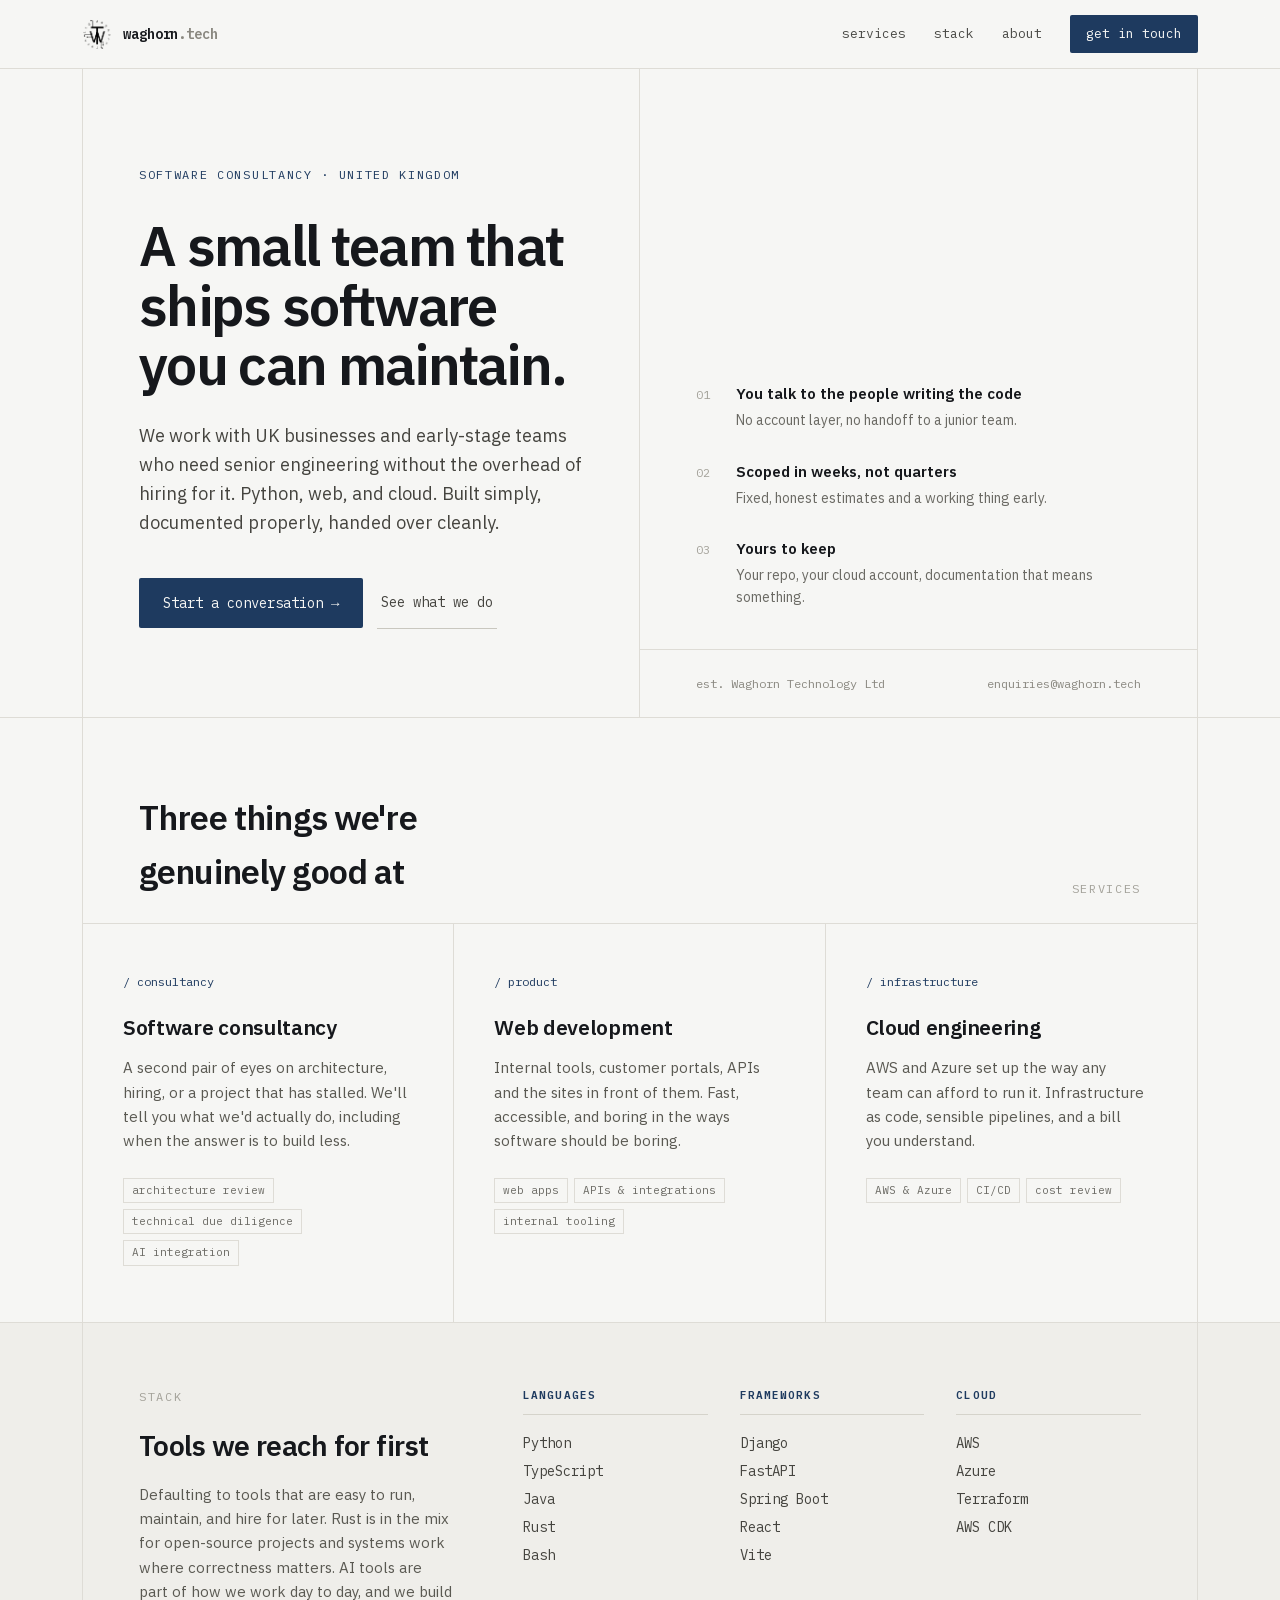
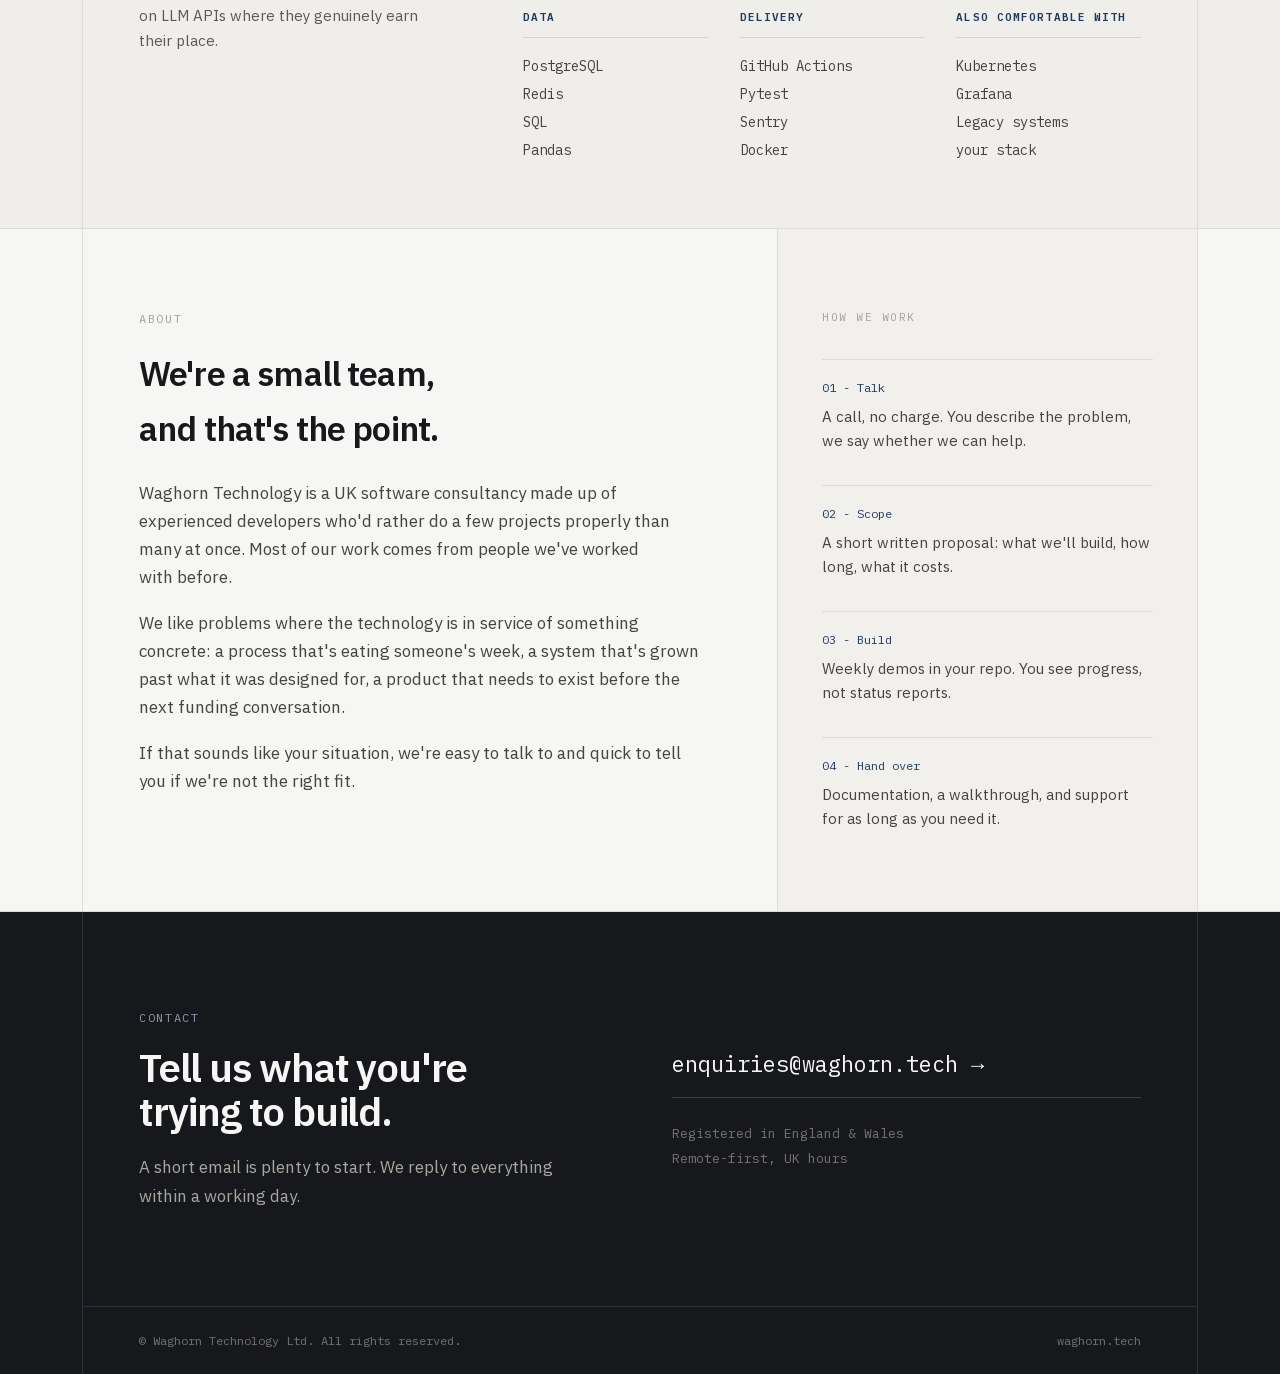
<file: index.html>
<!DOCTYPE html>
<html lang="en-GB">

<head>
    <meta charset="UTF-8">
    <meta name="viewport" content="width=device-width, initial-scale=1.0">
    <title>Waghorn Technology - UK software consultancy</title>
    <meta name="description"
        content="Waghorn Technology Ltd is a small UK software consultancy. Senior Python, web and cloud engineering for businesses and early-stage teams. Built simply, documented properly, handed over cleanly.">
    <link rel="canonical" href="https://waghorn.tech/">
    <meta name="theme-color" content="#f6f6f4">

    <meta property="og:type" content="website">
    <meta property="og:url" content="https://waghorn.tech/">
    <meta property="og:site_name" content="Waghorn Technology">
    <meta property="og:locale" content="en_GB">
    <meta property="og:title" content="Waghorn Technology - UK software consultancy">
    <meta property="og:description"
        content="A small UK software consultancy. Senior Python, web and cloud engineering for businesses and early-stage teams.">
    <meta property="og:image" content="https://waghorn.tech/waghorn_technology_ltd_logo.png">
    <meta name="twitter:card" content="summary">
    <meta name="twitter:title" content="Waghorn Technology - UK software consultancy">
    <meta name="twitter:description"
        content="A small UK software consultancy. Senior Python, web and cloud engineering for businesses and early-stage teams.">
    <meta name="twitter:image" content="https://waghorn.tech/waghorn_technology_ltd_logo.png">

    <link rel="icon" href="favicon.ico" sizes="any">
    <link rel="icon" type="image/png" sizes="32x32" href="favicon-32x32.png">
    <link rel="icon" type="image/png" sizes="16x16" href="favicon-16x16.png">
    <link rel="apple-touch-icon" href="apple-touch-icon.png">
    <link rel="manifest" href="site.webmanifest">

    <link rel="preload" href="fonts/ibm-plex-sans-latin.woff2" as="font" type="font/woff2" crossorigin>
    <link rel="preload" href="fonts/ibm-plex-mono-400-latin.woff2" as="font" type="font/woff2" crossorigin>

    <link rel="stylesheet" href="styles/base/self-hosted-fonts.css">
    <link rel="stylesheet" href="styles/base/variables.css">
    <link rel="stylesheet" href="styles/base/reset.css">
    <link rel="stylesheet" href="styles/layout/container.css">
    <link rel="stylesheet" href="styles/layout/ruled-grid.css">
    <link rel="stylesheet" href="styles/layout/sections.css">
    <link rel="stylesheet" href="styles/components/header.css">
    <link rel="stylesheet" href="styles/components/nav.css">
    <link rel="stylesheet" href="styles/components/buttons.css">
    <link rel="stylesheet" href="styles/components/hero.css">
    <link rel="stylesheet" href="styles/components/services.css">
    <link rel="stylesheet" href="styles/components/stack.css">
    <link rel="stylesheet" href="styles/components/about.css">
    <link rel="stylesheet" href="styles/components/contact.css">
    <link rel="stylesheet" href="styles/components/footer.css">
    <link rel="stylesheet" href="styles/components/scroll-to-top.css">

    <script type="application/ld+json">
    {
        "@context": "https://schema.org",
        "@type": "ProfessionalService",
        "name": "Waghorn Technology",
        "legalName": "Waghorn Technology Ltd",
        "url": "https://waghorn.tech",
        "logo": "https://waghorn.tech/waghorn_technology_ltd_logo.webp",
        "image": "https://waghorn.tech/waghorn_technology_ltd_logo.png",
        "email": "enquiries@waghorn.tech",
        "description": "A small UK software consultancy providing senior Python, web and cloud engineering to businesses and early-stage teams.",
        "areaServed": {
            "@type": "Country",
            "name": "United Kingdom"
        },
        "address": {
            "@type": "PostalAddress",
            "addressCountry": "GB"
        },
        "knowsAbout": ["Software consultancy", "Web development", "Cloud engineering", "AI integration", "Python", "AWS", "Azure"]
    }
    </script>
</head>

<body>
    <a class="skip-link" href="#top">Skip to content</a>

    <header class="header">
        <div class="container">
            <div class="header-content">
                <a href="#top" class="logo-lockup">
                    <img src="waghorn_technology_ltd_logo.webp" alt="" class="logo" width="1963" height="2009">
                    <span class="wordmark">waghorn<span class="wordmark-suffix">.tech</span></span>
                </a>
                <nav class="nav" aria-label="Primary">
                    <a href="#services" class="nav-section-link">services</a>
                    <a href="#stack" class="nav-section-link">stack</a>
                    <a href="#about" class="nav-section-link">about</a>
                    <a href="#contact" class="button button-compact">get in touch</a>
                </nav>
            </div>
        </div>
    </header>

    <main>
        <section id="top" class="section">
            <div class="container">
                <div class="ruled-grid hero-grid">
                    <div class="hero-lead">
                        <span class="label label-accent hero-eyebrow">Software consultancy &middot; United Kingdom</span>
                        <h1 class="hero-title">A small team that ships software you can maintain.</h1>
                        <p class="hero-body">We work with UK businesses and early-stage teams who need senior
                            engineering without the overhead of hiring for it. Python, web, and cloud. Built simply,
                            documented properly, handed over cleanly.</p>
                        <div class="hero-actions">
                            <a href="#contact" class="button">Start a conversation →</a>
                            <a href="#services" class="button-quiet">See what we do</a>
                        </div>
                    </div>
                    <div class="hero-aside">
                        <ol class="hero-points">
                            <li class="hero-point">
                                <span class="hero-point-number">01</span>
                                <div>
                                    <div class="hero-point-title">You talk to the people writing the code</div>
                                    <div class="hero-point-body">No account layer, no handoff to a junior team.</div>
                                </div>
                            </li>
                            <li class="hero-point">
                                <span class="hero-point-number">02</span>
                                <div>
                                    <div class="hero-point-title">Scoped in weeks, not quarters</div>
                                    <div class="hero-point-body">Fixed, honest estimates and a working thing early.</div>
                                </div>
                            </li>
                            <li class="hero-point">
                                <span class="hero-point-number">03</span>
                                <div>
                                    <div class="hero-point-title">Yours to keep</div>
                                    <div class="hero-point-body">Your repo, your cloud account, documentation that means
                                        something.</div>
                                </div>
                            </li>
                        </ol>
                        <div class="hero-strip">
                            <span>est. Waghorn Technology Ltd</span>
                            <a href="mailto:enquiries@waghorn.tech">enquiries@waghorn.tech</a>
                        </div>
                    </div>
                </div>
            </div>
        </section>

        <section id="services" class="section">
            <div class="container">
                <div class="ruled-grid services-header">
                    <h2 class="section-title">Three things we're genuinely good at</h2>
                    <span class="label">Services</span>
                </div>
                <div class="ruled-grid services-grid">
                    <article class="service">
                        <div class="service-slug">/ consultancy</div>
                        <h3 class="service-title">Software consultancy</h3>
                        <p class="service-body">A second pair of eyes on architecture, hiring, or a project that has
                            stalled. We'll tell you what we'd actually do, including when the answer is to build less.
                        </p>
                        <ul class="service-tags">
                            <li>architecture review</li>
                            <li>technical due diligence</li>
                            <li>AI integration</li>
                        </ul>
                    </article>
                    <article class="service">
                        <div class="service-slug">/ product</div>
                        <h3 class="service-title">Web development</h3>
                        <p class="service-body">Internal tools, customer portals, APIs and the sites in front of them.
                            Fast, accessible, and boring in the ways software should be boring.</p>
                        <ul class="service-tags">
                            <li>web apps</li>
                            <li>APIs &amp; integrations</li>
                            <li>internal tooling</li>
                        </ul>
                    </article>
                    <article class="service">
                        <div class="service-slug">/ infrastructure</div>
                        <h3 class="service-title">Cloud engineering</h3>
                        <p class="service-body">AWS and Azure set up the way any team can afford to run it.
                            Infrastructure as code, sensible pipelines, and a bill you understand.</p>
                        <ul class="service-tags">
                            <li>AWS &amp; Azure</li>
                            <li>CI/CD</li>
                            <li>cost review</li>
                        </ul>
                    </article>
                </div>
            </div>
        </section>

        <section id="stack" class="section stack">
            <div class="container">
                <div class="ruled-grid stack-inner">
                    <div>
                        <span class="label">Stack</span>
                        <h2 class="stack-title">Tools we reach for first</h2>
                        <p class="stack-intro">Defaulting to tools that are easy to run, maintain, and hire for later.
                            Rust is in the mix for open-source projects and systems work where correctness matters. AI
                            tools are part of how we work day to day, and we build on LLM APIs where they genuinely
                            earn their place.</p>
                    </div>
                    <div class="stack-groups">
                        <div class="stack-group">
                            <h3 class="stack-group-title">Languages</h3>
                            <ul>
                                <li>Python</li>
                                <li>TypeScript</li>
                                <li>Java</li>
                                <li>Rust</li>
                                <li>Bash</li>
                            </ul>
                        </div>
                        <div class="stack-group">
                            <h3 class="stack-group-title">Frameworks</h3>
                            <ul>
                                <li>Django</li>
                                <li>FastAPI</li>
                                <li>Spring Boot</li>
                                <li>React</li>
                                <li>Vite</li>
                            </ul>
                        </div>
                        <div class="stack-group">
                            <h3 class="stack-group-title">Cloud</h3>
                            <ul>
                                <li>AWS</li>
                                <li>Azure</li>
                                <li>Terraform</li>
                                <li>AWS CDK</li>
                            </ul>
                        </div>
                        <div class="stack-group">
                            <h3 class="stack-group-title">Data</h3>
                            <ul>
                                <li>PostgreSQL</li>
                                <li>Redis</li>
                                <li>SQL</li>
                                <li>Pandas</li>
                            </ul>
                        </div>
                        <div class="stack-group">
                            <h3 class="stack-group-title">Delivery</h3>
                            <ul>
                                <li>GitHub Actions</li>
                                <li>Pytest</li>
                                <li>Sentry</li>
                                <li>Docker</li>
                            </ul>
                        </div>
                        <div class="stack-group">
                            <h3 class="stack-group-title">Also comfortable with</h3>
                            <ul>
                                <li>Kubernetes</li>
                                <li>Grafana</li>
                                <li>Legacy systems</li>
                                <li>your stack</li>
                            </ul>
                        </div>
                    </div>
                </div>
            </div>
        </section>

        <section id="about" class="section">
            <div class="container">
                <div class="ruled-grid about-grid">
                    <div class="about-main">
                        <span class="label">About</span>
                        <h2 class="section-title">We're a small team, and that's the point.</h2>
                        <p>Waghorn Technology is a UK software consultancy made up of experienced developers who'd
                            rather do a few projects properly than many at once. Most of our work comes from people
                            we've worked with before.</p>
                        <p>We like problems where the technology is in service of something concrete: a process that's
                            eating someone's week, a system that's grown past what it was designed for, a product that
                            needs to exist before the next funding conversation.</p>
                        <p>If that sounds like your situation, we're easy to talk to and quick to tell you if we're not
                            the right fit.</p>
                    </div>
                    <div class="about-process">
                        <span class="label">How we work</span>
                        <div class="process-step">
                            <div class="process-step-label">01 - Talk</div>
                            <div class="process-step-body">A call, no charge. You describe the problem, we say whether we
                                can help.</div>
                        </div>
                        <div class="process-step">
                            <div class="process-step-label">02 - Scope</div>
                            <div class="process-step-body">A short written proposal: what we'll build, how long, what it
                                costs.</div>
                        </div>
                        <div class="process-step">
                            <div class="process-step-label">03 - Build</div>
                            <div class="process-step-body">Weekly demos in your repo. You see progress, not status
                                reports.</div>
                        </div>
                        <div class="process-step">
                            <div class="process-step-label">04 - Hand over</div>
                            <div class="process-step-body">Documentation, a walkthrough, and support for as long as you
                                need it.</div>
                        </div>
                    </div>
                </div>
            </div>
        </section>

        <section id="contact" class="section-dark">
            <div class="container">
                <div class="ruled-grid contact-main">
                    <div>
                        <span class="label">Contact</span>
                        <h2 class="contact-title">Tell us what you're trying to build.</h2>
                        <p class="contact-body">A short email is plenty to start. We reply to everything within a
                            working day.</p>
                    </div>
                    <div class="contact-actions">
                        <a href="mailto:enquiries@waghorn.tech" class="contact-email">enquiries@waghorn.tech →</a>
                        <div class="contact-meta">Registered in England &amp; Wales<br>Remote-first, UK hours</div>
                    </div>
                </div>
            </div>
        </section>
    </main>

    <footer class="section-dark">
        <div class="container">
            <div class="ruled-grid footer-strip">
                <span>&copy; Waghorn Technology Ltd. All rights reserved.</span>
                <span>waghorn.tech</span>
            </div>
        </div>
    </footer>

    <a href="#top" class="scroll-to-top" aria-label="Back to top">&uarr;</a>
</body>

</html>
</file>
<file: styles/base/self-hosted-fonts.css>
@font-face {
    font-family: 'IBM Plex Sans';
    font-style: normal;
    font-weight: 400 600;
    font-display: swap;
    src: url('../../fonts/ibm-plex-sans-latin.woff2') format('woff2');
    unicode-range: U+0000-00FF, U+0131, U+0152-0153, U+02BB-02BC, U+02C6, U+02DA, U+02DC, U+0304, U+0308, U+0329, U+2000-206F, U+2190-2193, U+20AC, U+2122, U+2212, U+2215, U+FEFF, U+FFFD;
}

@font-face {
    font-family: 'IBM Plex Sans';
    font-style: normal;
    font-weight: 400 600;
    font-display: swap;
    src: url('../../fonts/ibm-plex-sans-latin-ext.woff2') format('woff2');
    unicode-range: U+0100-02BA, U+02BD-02C5, U+02C7-02CC, U+02CE-02D7, U+02DD-02FF, U+0304, U+0308, U+0329, U+1D00-1DBF, U+1E00-1E9F, U+1EF2-1EFF, U+2020, U+20A0-20AB, U+20AD-20C0, U+2113, U+2C60-2C7F, U+A720-A7FF;
}

@font-face {
    font-family: 'IBM Plex Mono';
    font-style: normal;
    font-weight: 400;
    font-display: swap;
    src: url('../../fonts/ibm-plex-mono-400-latin.woff2') format('woff2');
    unicode-range: U+0000-00FF, U+0131, U+0152-0153, U+02BB-02BC, U+02C6, U+02DA, U+02DC, U+0304, U+0308, U+0329, U+2000-206F, U+2190-2193, U+20AC, U+2122, U+2212, U+2215, U+FEFF, U+FFFD;
}

@font-face {
    font-family: 'IBM Plex Mono';
    font-style: normal;
    font-weight: 400;
    font-display: swap;
    src: url('../../fonts/ibm-plex-mono-400-latin-ext.woff2') format('woff2');
    unicode-range: U+0100-02BA, U+02BD-02C5, U+02C7-02CC, U+02CE-02D7, U+02DD-02FF, U+0304, U+0308, U+0329, U+1D00-1DBF, U+1E00-1E9F, U+1EF2-1EFF, U+2020, U+20A0-20AB, U+20AD-20C0, U+2113, U+2C60-2C7F, U+A720-A7FF;
}

@font-face {
    font-family: 'IBM Plex Mono';
    font-style: normal;
    font-weight: 600;
    font-display: swap;
    src: url('../../fonts/ibm-plex-mono-600-latin.woff2') format('woff2');
    unicode-range: U+0000-00FF, U+0131, U+0152-0153, U+02BB-02BC, U+02C6, U+02DA, U+02DC, U+0304, U+0308, U+0329, U+2000-206F, U+2190-2193, U+20AC, U+2122, U+2212, U+2215, U+FEFF, U+FFFD;
}

@font-face {
    font-family: 'IBM Plex Mono';
    font-style: normal;
    font-weight: 600;
    font-display: swap;
    src: url('../../fonts/ibm-plex-mono-600-latin-ext.woff2') format('woff2');
    unicode-range: U+0100-02BA, U+02BD-02C5, U+02C7-02CC, U+02CE-02D7, U+02DD-02FF, U+0304, U+0308, U+0329, U+1D00-1DBF, U+1E00-1E9F, U+1EF2-1EFF, U+2020, U+20A0-20AB, U+20AD-20C0, U+2113, U+2C60-2C7F, U+A720-A7FF;
}
</file>
<file: styles/base/variables.css>
:root {
    --paper: #f6f6f4;
    --paper-alt: #efeeea;
    --paper-panel: #f1f0ec;

    --rule: #dedcd6;
    --rule-strong: #d5d3cb;
    --rule-muted: #c9c7bf;

    --ink: #16181c;
    --body: #45443f;
    --body-muted: #5a5952;
    --meta: #6b6a64;
    --nav: #4a4a46;
    --faint: #8a8880;
    --faintest: #a3a199;

    --accent: #1e3a5f;
    --accent-on-dark: #8d99ad;

    --dark-rule: #2c2f36;
    --dark-rule-strong: #3a3f48;
    --dark-body: #a8a69e;
    --dark-meta: #75736c;

    --font-family-base: 'IBM Plex Sans', system-ui, -apple-system, 'Segoe UI', Roboto, sans-serif;
    --font-family-mono: 'IBM Plex Mono', ui-monospace, SFMono-Regular, Menlo, monospace;

    --container-max-width: 1180px;
    --gutter: 32px;
    --header-height: 68px;

    --ruled-grid-padding-x: 56px;

    --border-radius-sm: 2px;
    --transition-base: 140ms ease;
}

@media (max-width: 1099px) {
    :root {
        --ruled-grid-padding-x: 32px;
    }
}

@media (max-width: 759px) {
    :root {
        --gutter: 20px;
        --ruled-grid-padding-x: 20px;
    }
}

@media (max-width: 639px) {
    :root {
        --header-height: 104px;
    }
}
</file>
<file: styles/layout/container.css>
.container {
    max-width: var(--container-max-width);
    margin: 0 auto;
    padding: 0 var(--gutter);
}
</file>
<file: styles/layout/ruled-grid.css>
.ruled-grid {
    border-left: 1px solid var(--rule);
    border-right: 1px solid var(--rule);
}

.section-dark .ruled-grid {
    border-color: var(--dark-rule);
}

@media (max-width: 759px) {
    .ruled-grid {
        border-left: 0;
        border-right: 0;
    }
}
</file>
<file: styles/layout/sections.css>
.section {
    border-bottom: 1px solid var(--rule);
    scroll-margin-top: calc(var(--header-height) + 8px);
}

.section-dark {
    background: var(--ink);
    color: var(--paper);
    scroll-margin-top: calc(var(--header-height) + 8px);
}

.label {
    display: block;
    font-family: var(--font-family-mono);
    font-size: 12px;
    letter-spacing: .14em;
    text-transform: uppercase;
    color: var(--faintest);
}

.label-accent {
    color: var(--accent);
}

.section-dark .label {
    color: var(--accent-on-dark);
}

.section-title {
    font-size: 34px;
    letter-spacing: -.025em;
}

@media (max-width: 759px) {
    .section-title {
        font-size: 26px;
    }
}
</file>
<file: styles/components/header.css>
.header {
    position: sticky;
    top: 0;
    z-index: 20;
    background: var(--paper);
    border-bottom: 1px solid var(--rule);
}

@supports ((backdrop-filter: blur(10px)) or (-webkit-backdrop-filter: blur(10px))) {
    .header {
        background: rgba(246, 246, 244, .88);
        -webkit-backdrop-filter: blur(10px);
        backdrop-filter: blur(10px);
    }
}

.header-content {
    height: var(--header-height);
    display: flex;
    justify-content: space-between;
    align-items: center;
    gap: 24px;
}

.logo-lockup {
    display: flex;
    align-items: center;
    gap: 12px;
    color: var(--ink);
}

.logo {
    height: 30px;
    width: auto;
}

.wordmark {
    font-family: var(--font-family-mono);
    font-size: 14px;
    font-weight: 600;
    letter-spacing: -.01em;
}

.wordmark-suffix {
    color: var(--faint);
}

@media (max-width: 639px) {
    .header-content {
        height: auto;
        min-height: var(--header-height);
        flex-wrap: wrap;
        align-content: center;
        gap: 10px;
        padding: 10px 0;
    }
}
</file>
<file: styles/components/nav.css>
.nav {
    display: flex;
    align-items: center;
    gap: 28px;
    font-family: var(--font-family-mono);
    font-size: 13px;
}

.nav-section-link {
    color: var(--nav);
    transition: color var(--transition-base);
}

.nav-section-link:hover {
    color: var(--ink);
}

@media (max-width: 639px) {
    .nav {
        flex: 0 0 100%;
        justify-content: space-between;
        gap: 8px 12px;
        font-size: 12px;
    }
}

@media (max-width: 400px) {
    .nav {
        gap: 8px 10px;
    }

    .nav .button-compact {
        font-size: 11px;
        padding: 8px 12px;
    }
}
</file>
<file: styles/components/buttons.css>
.button {
    display: inline-flex;
    align-items: center;
    justify-content: center;
    font-family: var(--font-family-mono);
    font-size: 14px;
    background: var(--accent);
    color: var(--paper);
    padding: 14px 24px;
    border-radius: var(--border-radius-sm);
    transition: background-color var(--transition-base);
}

.button:hover {
    background: var(--ink);
}

.button-compact {
    font-size: 13px;
    padding: 9px 16px;
}

.button-quiet {
    display: inline-flex;
    align-items: center;
    font-family: var(--font-family-mono);
    font-size: 14px;
    color: var(--body);
    padding: 14px 4px;
    border-bottom: 1px solid var(--rule-muted);
    transition: color var(--transition-base), border-color var(--transition-base);
}

.button-quiet:hover {
    color: var(--ink);
    border-bottom-color: var(--ink);
}
</file>
<file: styles/components/hero.css>
.hero-grid {
    display: grid;
    grid-template-columns: 1fr 1fr;
}

.hero-lead {
    padding: 96px var(--ruled-grid-padding-x) 88px;
    border-right: 1px solid var(--rule);
}

.hero-eyebrow {
    margin-bottom: 32px;
}

.hero-title {
    font-size: 56px;
    line-height: 1.06;
    letter-spacing: -.03em;
    margin: 0 0 28px;
}

.hero-body {
    font-size: 18px;
    line-height: 1.6;
    color: var(--body);
    max-width: 44ch;
    margin: 0 0 40px;
}

.hero-actions {
    display: flex;
    align-items: center;
    gap: 14px;
    flex-wrap: wrap;
}

.hero-aside {
    display: flex;
    flex-direction: column;
}

.hero-points {
    flex: 1;
    padding: 96px var(--ruled-grid-padding-x) 40px;
    display: flex;
    flex-direction: column;
    justify-content: flex-end;
    gap: 28px;
}

.hero-point {
    display: flex;
    gap: 16px;
    align-items: baseline;
}

.hero-point-number {
    flex: none;
    width: 24px;
    font-family: var(--font-family-mono);
    font-size: 12px;
    color: var(--faintest);
}

.hero-point-title {
    font-size: 15px;
    font-weight: 600;
    margin-bottom: 4px;
}

.hero-point-body {
    font-size: 14px;
    line-height: 1.55;
    color: var(--meta);
}

.hero-strip {
    border-top: 1px solid var(--rule);
    padding: 24px var(--ruled-grid-padding-x);
    display: flex;
    justify-content: space-between;
    flex-wrap: wrap;
    gap: 8px 24px;
    font-family: var(--font-family-mono);
    font-size: 12px;
    color: var(--faint);
}

.hero-strip a {
    transition: color var(--transition-base);
}

.hero-strip a:hover {
    color: var(--ink);
}

@media (max-width: 1099px) {
    .hero-grid {
        grid-template-columns: 1fr;
    }

    .hero-lead {
        padding: 72px var(--ruled-grid-padding-x) 56px;
        border-right: 0;
        border-bottom: 1px solid var(--rule);
    }

    .hero-points {
        padding: 56px var(--ruled-grid-padding-x) 40px;
        justify-content: flex-start;
    }
}

@media (max-width: 759px) {
    .hero-title {
        font-size: 38px;
    }

    .hero-body {
        font-size: 17px;
        margin-bottom: 32px;
    }

    .hero-lead {
        padding: 48px var(--ruled-grid-padding-x) 40px;
    }

    .hero-points {
        padding: 40px var(--ruled-grid-padding-x) 32px;
        gap: 24px;
    }
}
</file>
<file: styles/components/services.css>
.services-header {
    padding: 72px var(--ruled-grid-padding-x) 24px;
    display: flex;
    justify-content: space-between;
    align-items: flex-end;
    gap: 40px;
    flex-wrap: wrap;
}

.services-header .section-title {
    max-width: 20ch;
}

.services-grid {
    display: grid;
    grid-template-columns: repeat(3, 1fr);
}

.service {
    padding: 48px 40px 56px;
    border-top: 1px solid var(--rule);
}

.service:not(:last-child) {
    border-right: 1px solid var(--rule);
}

.service-slug {
    font-family: var(--font-family-mono);
    font-size: 12px;
    color: var(--accent);
    margin-bottom: 20px;
}

.service-title {
    font-size: 21px;
    letter-spacing: -.015em;
    margin-bottom: 12px;
}

.service-body {
    font-size: 15px;
    line-height: 1.62;
    color: var(--body-muted);
    margin-bottom: 24px;
}

.service-tags {
    display: flex;
    flex-wrap: wrap;
    gap: 6px;
}

.service-tags li {
    font-family: var(--font-family-mono);
    font-size: 11px;
    line-height: 1.4;
    color: var(--meta);
    border: 1px solid var(--rule);
    padding: 4px 8px;
}

@media (max-width: 1099px) {
    .services-header {
        padding: 56px var(--ruled-grid-padding-x) 24px;
        gap: 16px;
    }

    .services-grid {
        grid-template-columns: 1fr;
    }

    .service {
        padding: 40px var(--ruled-grid-padding-x) 44px;
    }

    .service:not(:last-child) {
        border-right: 0;
    }
}
</file>
<file: styles/components/stack.css>
.stack {
    background: var(--paper-alt);
}

.stack-inner {
    padding: 64px var(--ruled-grid-padding-x);
    display: grid;
    grid-template-columns: 320px 1fr;
    gap: 64px;
}

.stack-title {
    font-size: 28px;
    letter-spacing: -.02em;
    margin: 18px 0 14px;
}

.stack-intro {
    font-size: 15px;
    line-height: 1.62;
    color: var(--body-muted);
}

.stack-groups {
    display: grid;
    grid-template-columns: repeat(3, 1fr);
    gap: 40px 32px;
    align-content: start;
}

.stack-group-title {
    font-family: var(--font-family-mono);
    font-size: 11px;
    letter-spacing: .1em;
    text-transform: uppercase;
    color: var(--accent);
    padding-bottom: 10px;
    border-bottom: 1px solid var(--rule-strong);
    margin-bottom: 14px;
}

.stack-group ul {
    font-family: var(--font-family-mono);
    font-size: 14px;
    line-height: 2;
    color: var(--body);
}

@media (max-width: 1099px) {
    .stack-inner {
        grid-template-columns: 1fr;
        gap: 40px;
    }

    .stack-groups {
        grid-template-columns: repeat(2, 1fr);
    }
}

@media (max-width: 759px) {
    .stack-inner {
        padding: 48px var(--ruled-grid-padding-x);
        gap: 32px;
    }

    .stack-title {
        font-size: 24px;
    }

    .stack-groups {
        gap: 32px 24px;
    }
}
</file>
<file: styles/components/about.css>
.about-grid {
    display: grid;
    grid-template-columns: 1fr 420px;
}

.about-main {
    padding: 80px var(--ruled-grid-padding-x);
}

.about-main .section-title {
    margin: 18px 0 24px;
    max-width: 18ch;
}

.about-main p {
    font-size: 17px;
    line-height: 1.65;
    color: var(--body);
    max-width: 56ch;
}

.about-main p + p {
    margin-top: 18px;
}

.about-process {
    border-left: 1px solid var(--rule);
    padding: 80px 44px;
    background: var(--paper-panel);
    display: flex;
    flex-direction: column;
    gap: 32px;
}

.about-process .label {
    font-size: 11px;
}

.process-step {
    border-top: 1px solid var(--rule);
    padding-top: 18px;
}

.process-step-label {
    font-family: var(--font-family-mono);
    font-size: 12px;
    color: var(--accent);
    margin-bottom: 8px;
}

.process-step-body {
    font-size: 15px;
    line-height: 1.6;
    color: var(--body);
}

@media (max-width: 1099px) {
    .about-grid {
        grid-template-columns: 1fr;
    }

    .about-main {
        padding: 64px var(--ruled-grid-padding-x);
    }

    .about-process {
        border-left: 0;
        border-top: 1px solid var(--rule);
        padding: 56px var(--ruled-grid-padding-x);
    }
}

@media (max-width: 759px) {
    .about-main {
        padding: 48px var(--ruled-grid-padding-x);
    }

    .about-main p {
        font-size: 16px;
    }

    .about-process {
        padding: 40px var(--ruled-grid-padding-x) 48px;
        gap: 28px;
    }
}
</file>
<file: styles/components/contact.css>
.contact-main {
    padding: 96px var(--ruled-grid-padding-x);
    display: grid;
    grid-template-columns: 1fr 1fr;
    gap: 64px;
    align-items: center;
}

.contact-title {
    font-size: 40px;
    line-height: 1.1;
    letter-spacing: -.03em;
    margin: 18px 0 20px;
    max-width: 16ch;
}

.contact-body {
    font-size: 17px;
    line-height: 1.65;
    color: var(--dark-body);
    max-width: 44ch;
}

.contact-actions {
    display: flex;
    flex-direction: column;
    gap: 24px;
}

.contact-email {
    display: block;
    font-family: var(--font-family-mono);
    font-size: 22px;
    color: var(--paper);
    border-bottom: 1px solid var(--dark-rule-strong);
    padding-bottom: 16px;
    transition: color var(--transition-base), border-color var(--transition-base);
}

.contact-email:hover {
    color: var(--accent-on-dark);
    border-bottom-color: var(--accent-on-dark);
}

.contact-meta {
    font-family: var(--font-family-mono);
    font-size: 13px;
    line-height: 1.9;
    color: var(--dark-meta);
}

@media (max-width: 1099px) {
    .contact-main {
        grid-template-columns: 1fr;
        gap: 48px;
        padding: 72px var(--ruled-grid-padding-x);
    }
}

@media (max-width: 759px) {
    .contact-main {
        padding: 56px var(--ruled-grid-padding-x);
        gap: 40px;
    }

    .contact-title {
        font-size: 30px;
    }

    .contact-body {
        font-size: 16px;
    }

    .contact-email {
        font-size: 18px;
    }
}
</file>
<file: styles/components/footer.css>
.footer-strip {
    border-top: 1px solid var(--dark-rule);
    padding: 24px var(--ruled-grid-padding-x);
    display: flex;
    justify-content: space-between;
    align-items: center;
    flex-wrap: wrap;
    gap: 12px;
    font-family: var(--font-family-mono);
    font-size: 12px;
    color: var(--dark-meta);
}
</file>
<file: styles/components/scroll-to-top.css>
.scroll-to-top {
    position: fixed;
    bottom: 32px;
    right: 32px;
    z-index: 10;
    width: 40px;
    height: 40px;
    display: none;
    align-items: center;
    justify-content: center;
    font-family: var(--font-family-mono);
    font-size: 15px;
    background: var(--accent);
    color: var(--paper);
    border-radius: var(--border-radius-sm);
    transition: background-color var(--transition-base);
}

.scroll-to-top:hover {
    background: var(--ink);
}

@keyframes reveal-scroll-to-top {
    from {
        opacity: 0;
        pointer-events: none;
    }

    to {
        opacity: 1;
        pointer-events: auto;
    }
}

@supports (animation-timeline: scroll()) {
    .scroll-to-top {
        display: flex;
        opacity: 0;
        pointer-events: none;
        animation-name: reveal-scroll-to-top;
        animation-timing-function: linear;
        animation-fill-mode: both;
        animation-timeline: scroll(root block);
        animation-range: 400px 560px;
    }
}

@media (prefers-reduced-motion: reduce) {
    .scroll-to-top {
        animation-name: none;
        opacity: 1;
        pointer-events: auto;
    }
}

@media (max-width: 759px) {
    .scroll-to-top {
        bottom: 20px;
        right: 20px;
    }
}
</file>
